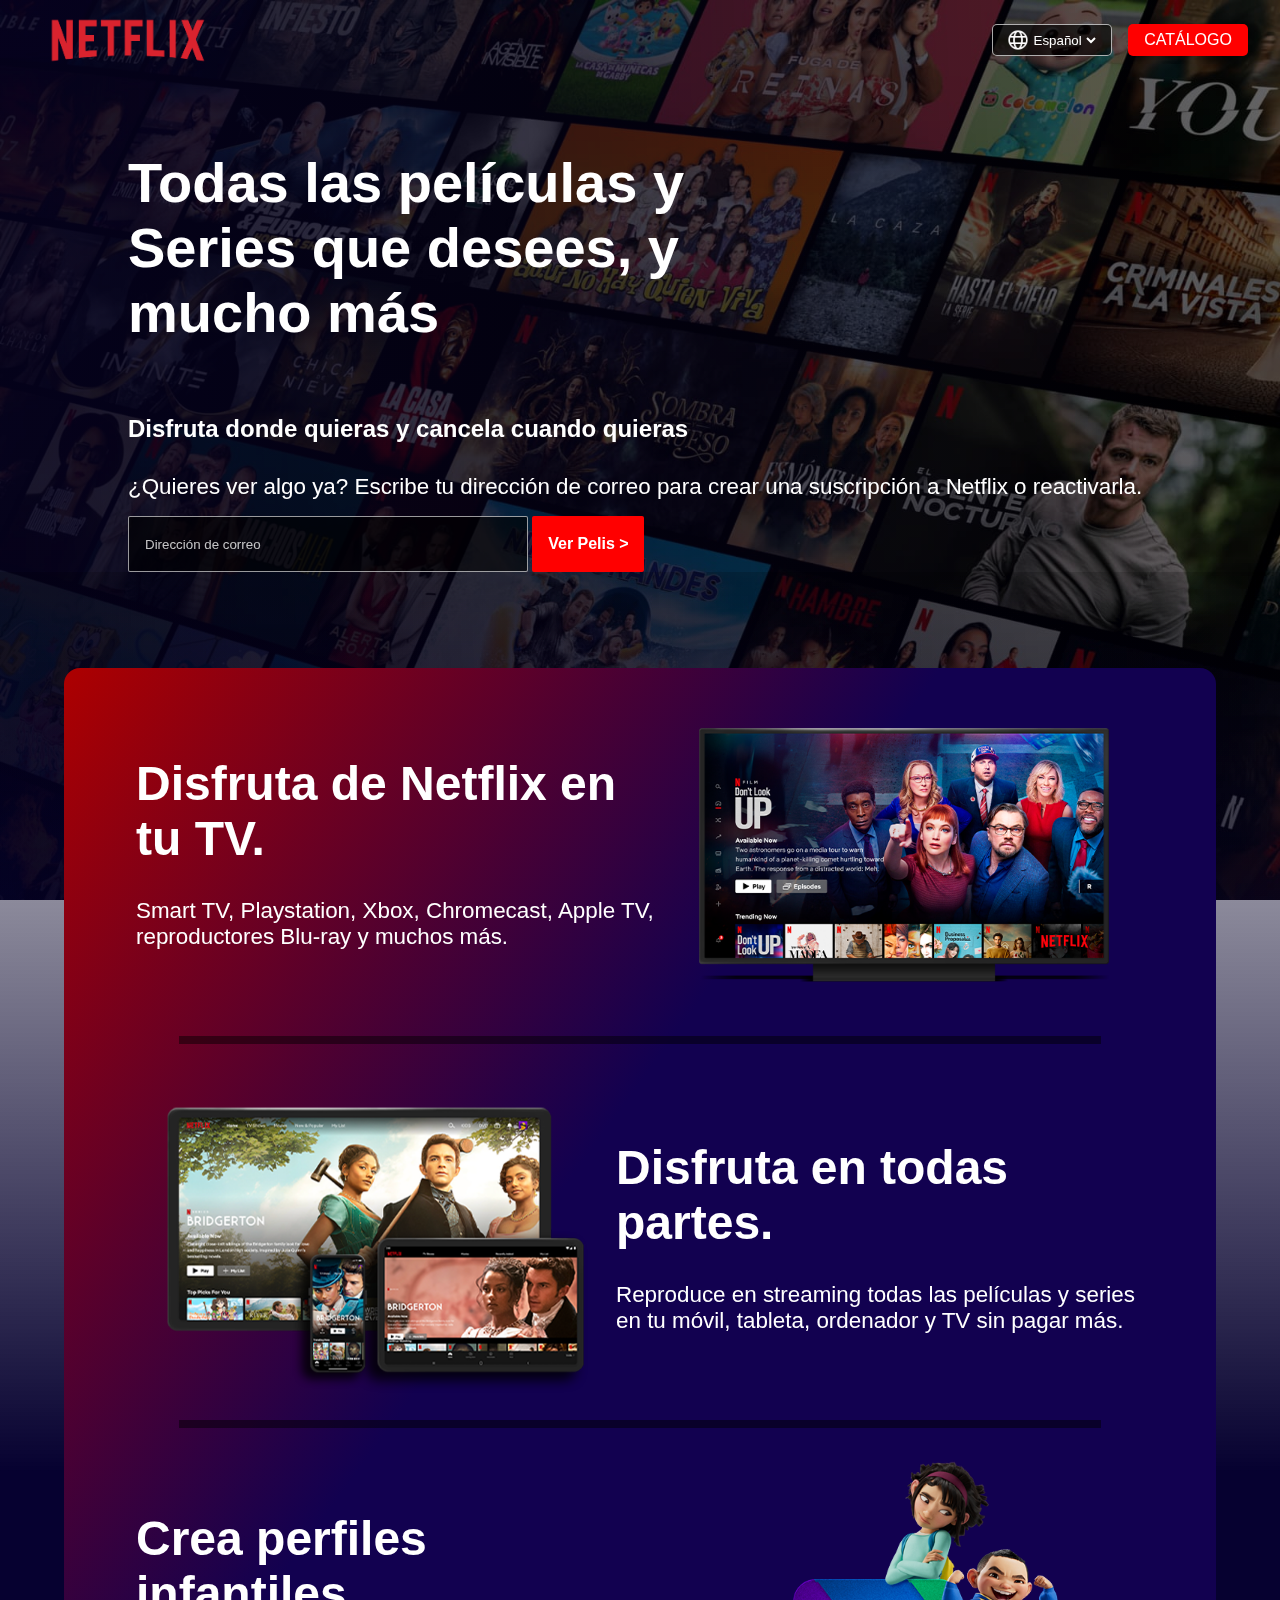
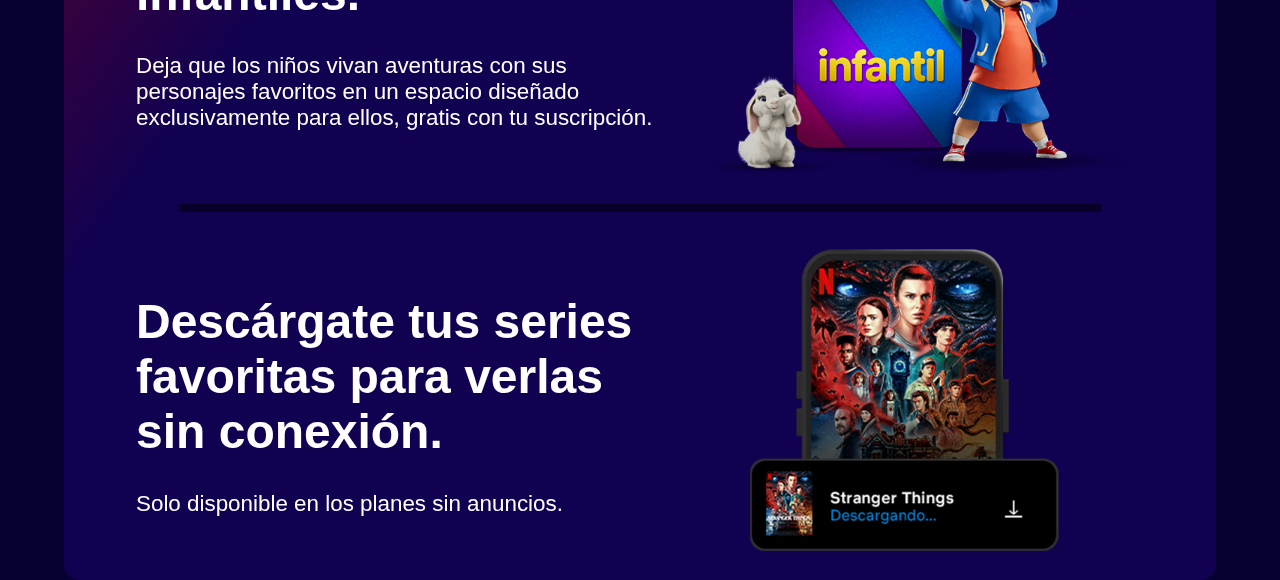
<file: index.html>
<!DOCTYPE html>
<html lang="es">

<head>
    <title>Netflix España</title>
    <meta charset="UTF-8">
    <meta http-equiv="X-UA-Compatible" content="IE=edge">
    <meta name="viewport" content="width=device-width, initial-scale=1.0">
    <link rel="shortcut icon" href="../IMG/netflix.png" type="image/x-icon">
    <link rel="stylesheet" href="index.css">
</head>

<body>
    <div class="degradado"></div>
    <header id="header">
        <img src="../IMG/Netflix_Logo_PMS.png" alt="Logo de Netflix">
        <section class="login">
            <span>
                <img src="../IMG/idiomas.png" alt="idiomas">
                <select name="languaje" id="languaje" placeholder="jsdifaefi">
                    <option value="es">Español</option>
                    <option value="en">Ingles</option>
                </select>
            </span>
            <a href="../populares/peliculas.html">
                <span class="iniciarSesion">
                   CATÁLOGO
                </span>
            </a>
        </section>
    </header>
    
    <div class="title">
        <h1>
            Todas las películas y <br> Series que desees, y <br> mucho más
        </h1>
        <h4>Disfruta donde quieras y cancela cuando quieras</h4>
        <label for="email">¿Quieres ver algo ya? Escribe tu dirección de correo para crear una suscripción a Netflix o reactivarla.</label>
        <section class="email">
            <input disabled type="email" name="email" id="email" placeholder="Dirección de correo" pattern="/^[a-zA-Z0-9._%+-]+@[a-zA-Z0-9.-]+\.[a-zA-Z]{2,}$/">
           <a href="../populares/peliculas.html"><button>Ver Pelis ></button></a> 
        </section>
    </div>
    <main>
        <div class="container">
            <section class="disfruta">
                <div class="description">
                    
                    <h1>Disfruta de Netflix en tu TV.</h1>
                    <p>Smart TV, Playstation, Xbox, Chromecast, Apple TV, reproductores Blu-ray y muchos más.</p>

                </div>
                <img src="../IMG/en.png" alt="imangen de peli 1">
            </section>
            <hr>
            <section class="disfruta2">
                <img src="../IMG/en (1).png" alt="imagen de peli 2">
                <div class="description">
                    
                    <h1>Disfruta en todas partes.</h1>
                    <p>Reproduce en streaming todas las películas y series en tu móvil, tableta, ordenador y TV sin pagar más.</p>

                </div>
            </section>
            <hr>
            <section class="niños">
                <div class="description">
                    
                    <h1>Crea perfiles infantiles.</h1>
                    <p>Deja que los niños vivan aventuras con sus personajes favoritos en un espacio diseñado exclusivamente para ellos, gratis con tu suscripción.</p>

                </div>
                <img src="../IMG/es-ES.png" alt="pelis infantiles">
            </section>
            <hr>
            <section class="descarga">
                <div class="description">
                    
                    <h1>Descárgate tus series favoritas para verlas sin conexión.</h1>
                    <p>Solo disponible en los planes sin anuncios.</p>

                </div>
                <img src="../IMG/es-ES (1).png" alt="Descarga pelis y series">
            </section>
        </div>
    </main>
</body>

</html>
</file>
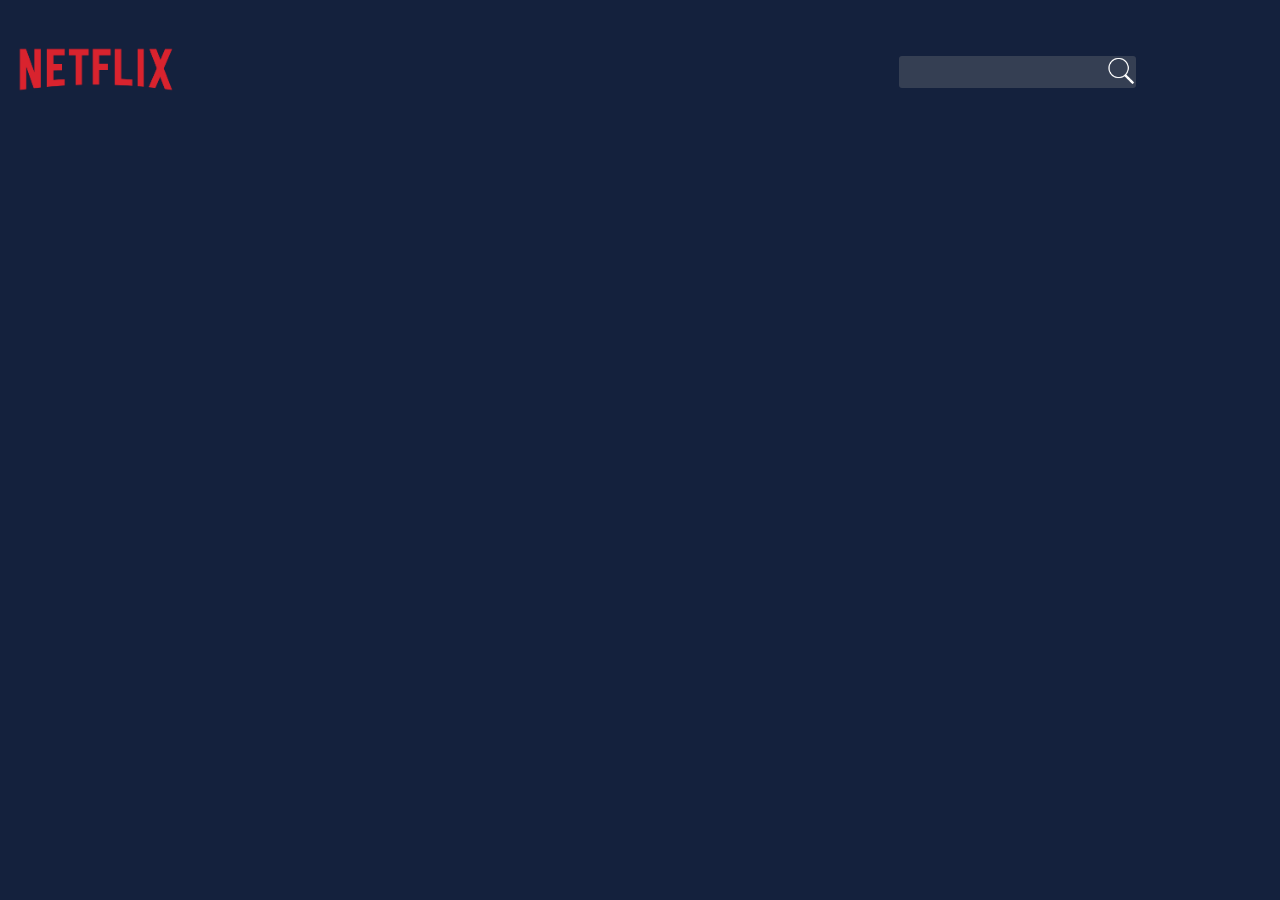
<file: populares/peliculas.html>
<!DOCTYPE html>
<html lang="es">
  <head>
    <meta charset="UTF-8" />
    <meta http-equiv="X-UA-Compatible" content="IE=edge" />
    <meta name="viewport" content="width=device-width, initial-scale=1.0" />
    <meta
      name="description"
      content="Descubre las últimas películas y series de televisión con nuestra base de datos alimentada por la API de TMDb. Obtén información detallada sobre los actores, tramas, calificaciones y más. ¡Todo lo que necesitas para mantenerte actualizado con el mundo del cine y la televisión está aquí!"
    />
    <link rel="stylesheet" href="https://unpkg.com/aos@next/dist/aos.css" />
    <link rel="stylesheet" href="peliculas.css" />
    <link rel="shortcut icon" href="../IMG/netflix.png" type="image/x-icon">
    <title>Películas</title>
  </head>
  <body>
    <header id="header">
      <a href="../index.html"><img id="logo" src="../IMG/Netflix_Logo_PMS.png" alt="Logo de Netflix" /></a>
      <span
        ><input id="inputSearch" type="text" /><button id="search">
          <img src="../ICONS/icons8-búsqueda-50.png" alt="busqueda" /></button
      ></span>
    </header>
    <main>
      <div id="cards"></div>
    </main>
    <script src="https://unpkg.com/aos@next/dist/aos.js"></script>
    <script>
      AOS.init();
    </script>
  
  </body>
  <script src="https://code.jquery.com/jquery-3.6.4.min.js"></script>
  <script src="movies.js"></script>
</html>
</file>
<file: index.css>
@charset "UTF-8";
* {
  box-sizing: border-box;
  padding: 0;
  motion: 0;
  font-family: Arial, Helvetica, sans-serif;
}
* body {
  margin: 0;
  background: url(../IMG/ES-es-20230417-popsignuptwoweeks-perspective_alpha_website_large.jpg);
  background-attachment: fixed;
  background-size: cover;
  background-repeat: no-repeat;
}
* body .degradado {
  z-index: -1;
  position: fixed;
  height: 100vh;
  width: 100%;
  background: linear-gradient(267deg, rgba(0, 0, 0, 0.479) 0%, rgba(5, 2, 29, 0.89) 93%);
}
* body header {
  padding: 0 2rem 0 2rem;
  z-index: 3;
  width: 100%;
  display: flex;
  justify-content: space-between;
  align-items: center;
}
* body main {
  display: flex;
  justify-content: center;
  background: rgb(0, 0, 0);
  background: linear-gradient(180deg, rgba(0, 0, 0, 0.151) 0%, rgb(6, 1, 48) 56%);
}

header img {
  width: 12rem;
}
header .login {
  display: flex;
  gap: 1rem;
}
header .login a {
  color: white;
  text-decoration: none;
  font-weight: 400;
}
header .login .iniciarSesion {
  border: none;
  background-color: red;
}
header .login .iniciarSesion:hover {
  transition: 0.2s;
  background-color: rgb(197, 0, 0);
}
header span {
  border: 1px solid rgba(255, 255, 255, 0.664);
  display: flex;
  align-items: center;
  justify-content: center;
  background-color: rgba(0, 0, 0, 0.63);
  height: 2rem;
  width: 7.5rem;
  border-radius: 5px;
}
header span img {
  width: 1.5rem;
}
header span select {
  background-color: transparent;
  color: white;
  border: none;
  outline: none;
}
header span select option {
  width: 7.5rem;
}

.title {
  display: flex;
  flex-direction: column;
  width: 90%;
  margin: 2rem 0 0 8rem;
}
.title h1 {
  color: white;
  font-size: 3.5rem;
  font-weight: 800;
}
.title h4 {
  color: white;
  font-size: 1.5rem;
}

label {
  font-size: 1.4rem;
  color: white;
}

#email {
  width: 25rem;
  height: 3.5rem;
  margin-top: 1rem;
  outline: none;
  background-color: rgba(0, 0, 0, 0.623);
  border: 1px solid rgba(255, 255, 255, 0.596);
  border-radius: 2px;
  padding: 1rem;
  color: white;
}
#email::-moz-placeholder {
  color: rgba(255, 255, 255, 0.76);
}
#email::placeholder {
  color: rgba(255, 255, 255, 0.76);
}

.email {
  width: 60%;
}
.email button {
  width: 7rem;
  height: 3.5rem;
  color: white;
  background-color: red;
  border: none;
  border-radius: 2px;
  font-size: 1rem;
  font-weight: 700;
}

.container {
  margin-top: 6rem;
  border-radius: 1rem;
  width: 90%;
  background: rgb(18, 1, 80);
  background: linear-gradient(306deg, rgb(18, 1, 80) 61%, rgb(173, 0, 0) 100%);
}
.container .disfruta2, .container .descarga {
  display: flex;
  flex-wrap: wrap-reverse;
  display: flex;
  align-items: center;
  justify-content: center;
  color: white;
}
.container .disfruta2 .description, .container .descarga .description {
  width: 33rem;
}
.container .disfruta2 .description h1, .container .descarga .description h1 {
  font-size: 3rem;
}
.container .disfruta2 .description p, .container .descarga .description p {
  font-size: 1.4rem;
  font-weight: 500;
}
.container .disfruta2 img, .container .descarga img {
  width: 30rem;
}
.container .disfruta, .container .niños {
  display: flex;
  flex-wrap: wrap;
  display: flex;
  align-items: center;
  justify-content: center;
  color: white;
}
.container .disfruta .description, .container .niños .description {
  width: 33rem;
}
.container .disfruta .description h1, .container .niños .description h1 {
  font-size: 3rem;
}
.container .disfruta .description p, .container .niños .description p {
  font-size: 1.4rem;
  font-weight: 500;
}
.container .disfruta img, .container .niños img {
  width: 30rem;
}
.container hr {
  width: 80%;
  height: 0.5rem;
  background-color: rgba(0, 0, 0, 0.466);
  border: none;
}

@media (max-width: 1190px) {
  header#header {
    width: 100%;
    padding: 0px 0px 0px 0px;
  }
  header#header img {
    width: 150px;
  }
  header#header span {
    width: 6rem;
    font-size: 12px;
  }
  header#header span img {
    width: 1rem;
  }
  header#header select {
    gap: 0;
    font-size: 12px;
  }
  body {
    justify-content: center;
  }
  label {
    width: 20rem;
  }
  .title h1 {
    font-size: 2rem;
    display: flex;
  }
  .title {
    width: 100%;
    justify-content: center;
    text-align: center;
    align-items: center;
    margin: 0;
  }
  .container {
    background-color: black;
  }
  .email {
    display: flex;
    gap: 1.5rem;
    flex-direction: column;
    align-items: center;
  }
  .email input#email {
    width: 18rem;
  }
  main {
    width: 100%;
  }
  main .container {
    width: 90%;
  }
  main .container .disfruta .description, main .container .niños .description, main .container .disfruta2 .description, main .container .descarga .description {
    width: 30rem;
  }
  main .container .disfruta .description h1, main .container .niños .description h1, main .container .disfruta2 .description h1, main .container .descarga .description h1 {
    text-align: center;
    font-size: 2.5rem;
  }
  main .container .disfruta .description p, main .container .niños .description p, main .container .disfruta2 .description p, main .container .descarga .description p {
    text-align: center;
  }
  main .container .disfruta img, main .container .niños img, main .container .disfruta2 img, main .container .descarga img {
    width: 18rem;
  }
}/*# sourceMappingURL=index.css.map */
</file>
<file: populares/peliculas.css>
@import url("https://fonts.googleapis.com/css2?family=Noto+Serif:wght@400;700&display=swap");
* {
  font-family: "Noto Serif", serif;
  margin: 0;
  padding: 0;
  box-sizing: border-box;
}
* body {
  width: 100%;
  display: flex;
  flex-direction: column;
  background-color: #14213d;
}

header {
  display: flex;
  align-items: center;
  justify-content: space-between;
  height: 5rem;
  margin-bottom: 2rem;
}
header img {
  width: 12rem;
}
header span {
  display: flex;
}
header span button {
  height: 2rem;
  background-color: rgba(148, 148, 148, 0.2666666667);
  border: none;
  margin-right: 9rem;
  border-top-right-radius: 3px;
  border-bottom-right-radius: 3px;
}
header span button img {
  width: 30px;
  filter: invert(1);
}
header input {
  padding-left: 0.5rem;
  color: white;
  border-top-left-radius: 3px;
  border-bottom-left-radius: 3px;
  height: 2rem;
  outline: none;
  border: none;
  background-color: rgba(148, 148, 148, 0.2666666667);
}

main {
  width: 100%;
  display: flex;
}
main #cards {
  width: 100%;
  display: flex;
  justify-content: center;
  flex-wrap: wrap;
  gap: 1rem;
}
main #cards .movie {
  border: 1px solid rgb(1, 196, 255);
  display: flex;
  flex-direction: column;
  align-items: center;
  padding: 1rem;
  width: 14rem;
  border-radius: 1rem;
  background-color: rgba(0, 0, 0, 0);
  overflow: hidden;
  color: rgba(255, 255, 255, 0.781);
  height: 26rem;
}
main #cards .movie span.data {
  position: relative;
  margin: 1rem 0 0 -7rem;
}
main #cards .movie .movieInfo {
  width: 13rem;
  display: flex;
  flex-direction: column;
  margin-left: 1rem;
}
main #cards .movie .movieInfo h3 {
  margin-top: 0.5rem;
}
main #cards .movie .movieInfo span {
  background-color: #053bad;
  width: 1.7rem;
  height: 1.7rem;
  align-self: self-end;
  display: flex;
  justify-content: center;
  align-items: center;
  border-radius: 50%;
  position: absolute;
  margin: -1rem 2rem 0 0;
  font-weight: 600;
}
main #cards .movie img {
  border-radius: 1rem;
}
main #cards .movie .overview {
  position: absolute;
  width: 14rem;
  padding: 0 1rem 0 1rem;
  visibility: hidden;
  height: 20rem;
}
main #cards .movie .overview h3 {
  text-align: center;
  margin-bottom: 0.8rem;
}
main #cards .movie:hover .overview {
  z-index: 10;
  display: block;
  background-color: #14213d;
  height: 28rem;
  visibility: visible;
  transition: 0.5s;
}

@media (max-width: 1200px) {
  body {
    width: 100%;
    display: flex;
    flex-direction: column;
    background-color: #14213d;
  }
  body header#header {
    width: 100%;
    display: flex;
    align-items: center;
    justify-content: space-between;
    height: 5rem;
    margin-bottom: 2rem;
  }
  body header#header #logo {
    width: 10rem;
  }
  body header#header span {
    display: flex;
  }
  body header#header span button {
    height: 2rem;
    background-color: rgba(148, 148, 148, 0.2666666667);
    border: none;
    margin-right: 2rem;
    border-top-right-radius: 3px;
    border-bottom-right-radius: 3px;
  }
  body header#header span button img {
    width: 30px;
    filter: invert(1);
  }
  body header#header span input {
    width: 8rem;
    padding-left: 0.5rem;
    color: white;
    border-top-left-radius: 3px;
    border-bottom-left-radius: 3px;
    height: 2rem;
    outline: none;
    border: none;
    background-color: rgba(148, 148, 148, 0.2666666667);
  }
  body main {
    width: 100%;
  }
  body main #cards {
    width: 100%;
    display: flex;
    justify-content: center;
    flex-wrap: wrap;
    gap: 1rem;
  }
  body main #cards .movie {
    border: 1px solid rgb(1, 196, 255);
    display: flex;
    flex-direction: column;
    align-items: center;
    padding: 1rem;
    width: 14rem;
    border-radius: 1rem;
    background-color: rgba(0, 0, 0, 0);
    overflow: hidden;
    color: rgba(255, 255, 255, 0.781);
    height: 26rem;
  }
  body main #cards .movie span.data {
    position: relative;
    margin: 1rem 0 0 -7rem;
  }
  body main #cards .movie .movieInfo {
    width: 13rem;
    display: flex;
    flex-direction: column;
    margin-left: 1rem;
  }
  body main #cards .movie .movieInfo h3 {
    margin-top: 0.5rem;
  }
  body main #cards .movie .movieInfo span {
    background-color: #053bad;
    width: 1.7rem;
    height: 1.7rem;
    align-self: self-end;
    display: flex;
    justify-content: center;
    align-items: center;
    border-radius: 50%;
    position: absolute;
    margin: -1rem 2rem 0 0;
    font-weight: 600;
  }
  body main #cards .movie img {
    border-radius: 1rem;
  }
  body main #cards .movie .overview {
    position: absolute;
    width: 14rem;
    padding: 0 1rem 0 1rem;
    visibility: hidden;
    height: 20rem;
  }
  body main #cards .movie .overview h3 {
    text-align: center;
    margin-bottom: 0.8rem;
  }
  body main #cards .movie:hover .overview {
    z-index: 10;
    display: block;
    background-color: #14213d;
    height: 28rem;
    visibility: visible;
    transition: 0.5s;
  }
}
@media (max-width: 950px) {
  #modal {
    width: 95%;
    display: flex;
    flex-wrap: wrap;
    align-self: center;
    gap: 1rem;
    padding: 1rem;
    border: 1px solid blue;
    border-radius: 1rem;
    font-weight: 400;
  }
  #modal section#infoModal {
    width: 100%;
    display: flex;
    flex-direction: column;
    gap: 2rem;
    color: white;
  }
  img#imgModal {
    width: 100%;
    height: 30%;
    border-radius: 1rem;
  }
}
#btnBack {
  margin-left: 3rem;
  width: 3rem;
}

body {
  display: flex;
  flex-direction: column;
  padding-top: 2rem;
  gap: 2rem;
}

#modal {
  width: 95%;
  display: flex;
  flex-wrap: wrap;
  align-self: center;
  gap: 1rem;
  padding: 2rem;
  border: 1px solid rgb(0, 204, 255);
  border-radius: 1rem;
  font-weight: 400;
}
#modal h2 {
  font-size: 2rem;
  color: white;
  margin-bottom: 1rem;
}
#modal #infoModal {
  width: 30%;
  display: flex;
  flex-direction: column;
  gap: 2rem;
  color: white;
}
#modal #infoModal div#geners {
  display: flex;
  flex-wrap: wrap;
  gap: 1rem;
}
#modal #infoModal div#geners span {
  padding: 0.3rem;
  border: 1px solid rgb(0, 195, 255);
  border-radius: 0.5rem;
}

#imgModal {
  width: 60%;
  height: 30rem;
  border-radius: 1rem;
}

#imgActor {
  width: 8rem;
}

section#elencoFotos {
  display: flex;
  justify-content: center;
  gap: 1rem;
  flex-wrap: wrap;
}
section#elencoFotos span {
  width: 8rem;
}
section#elencoFotos span h4 {
  color: white;
}
section#elencoFotos span h5 {
  color: aqua;
}/*# sourceMappingURL=peliculas.css.map */
</file>
